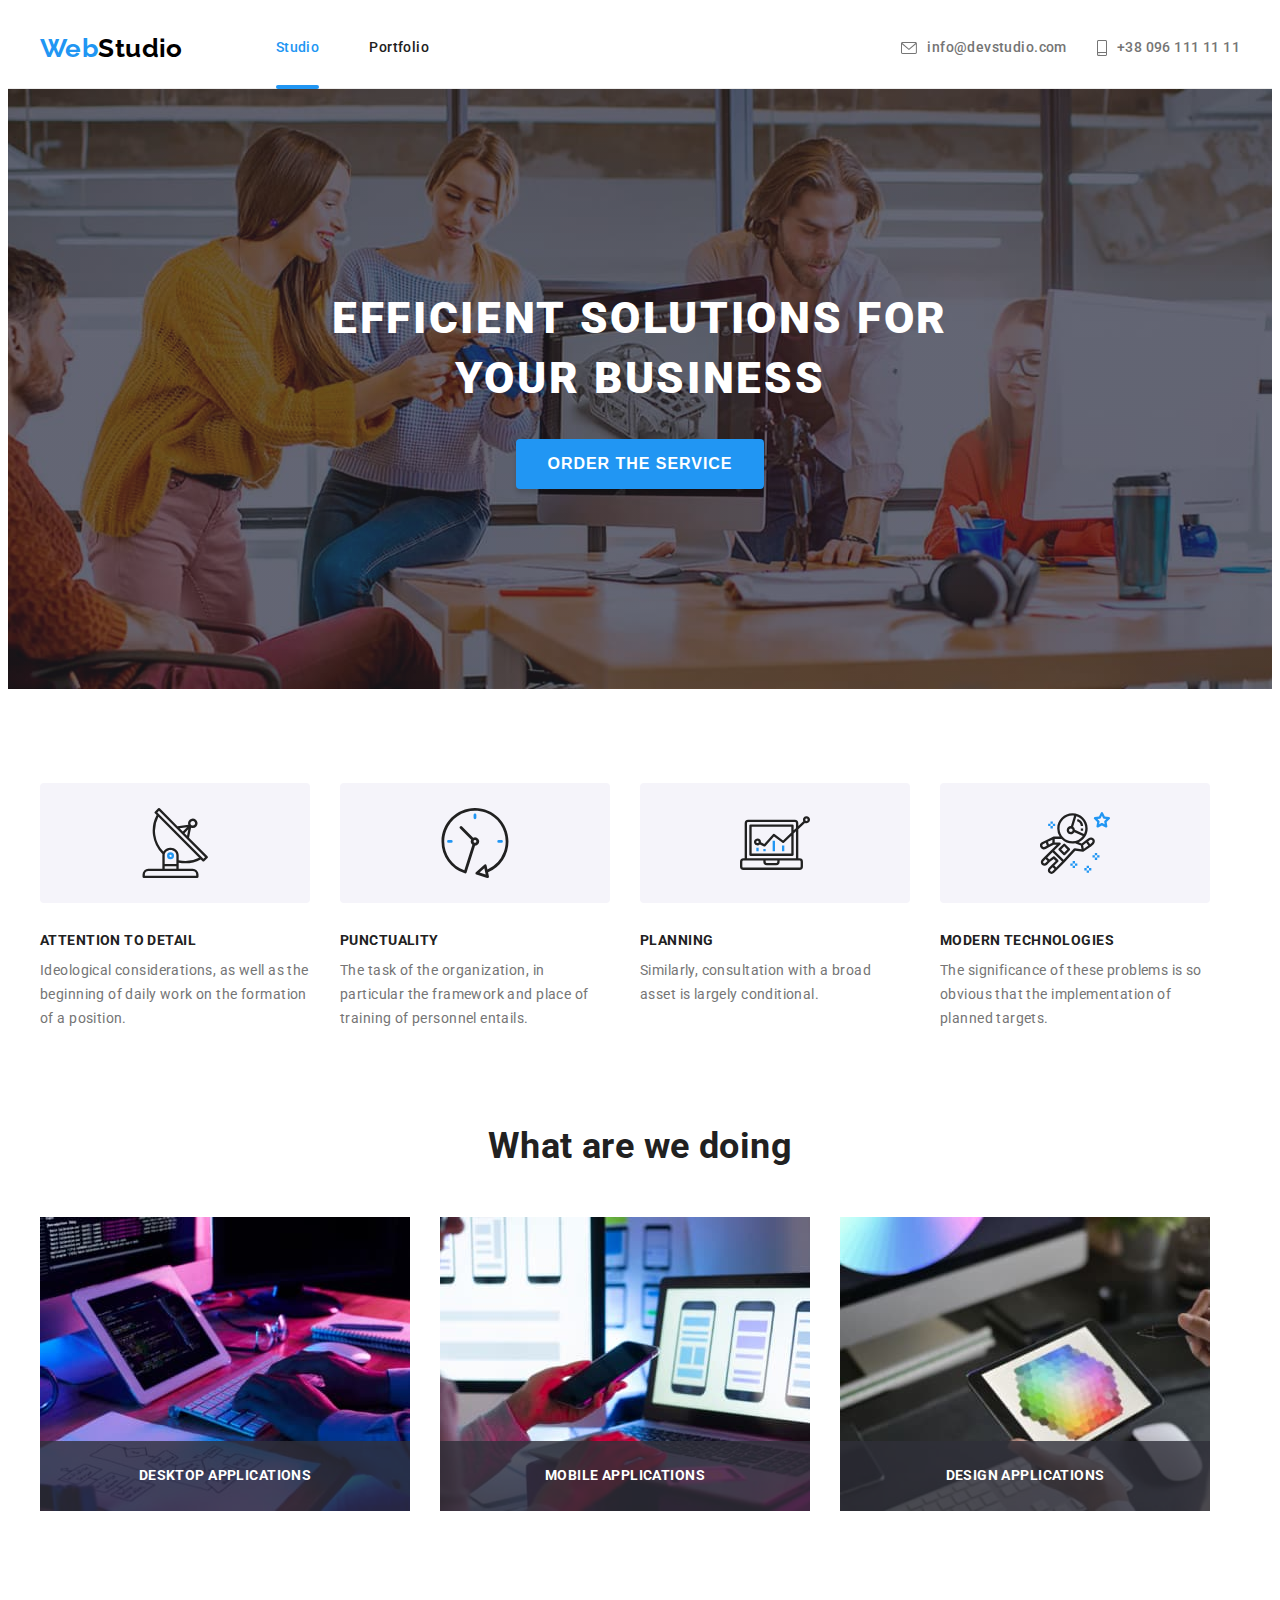
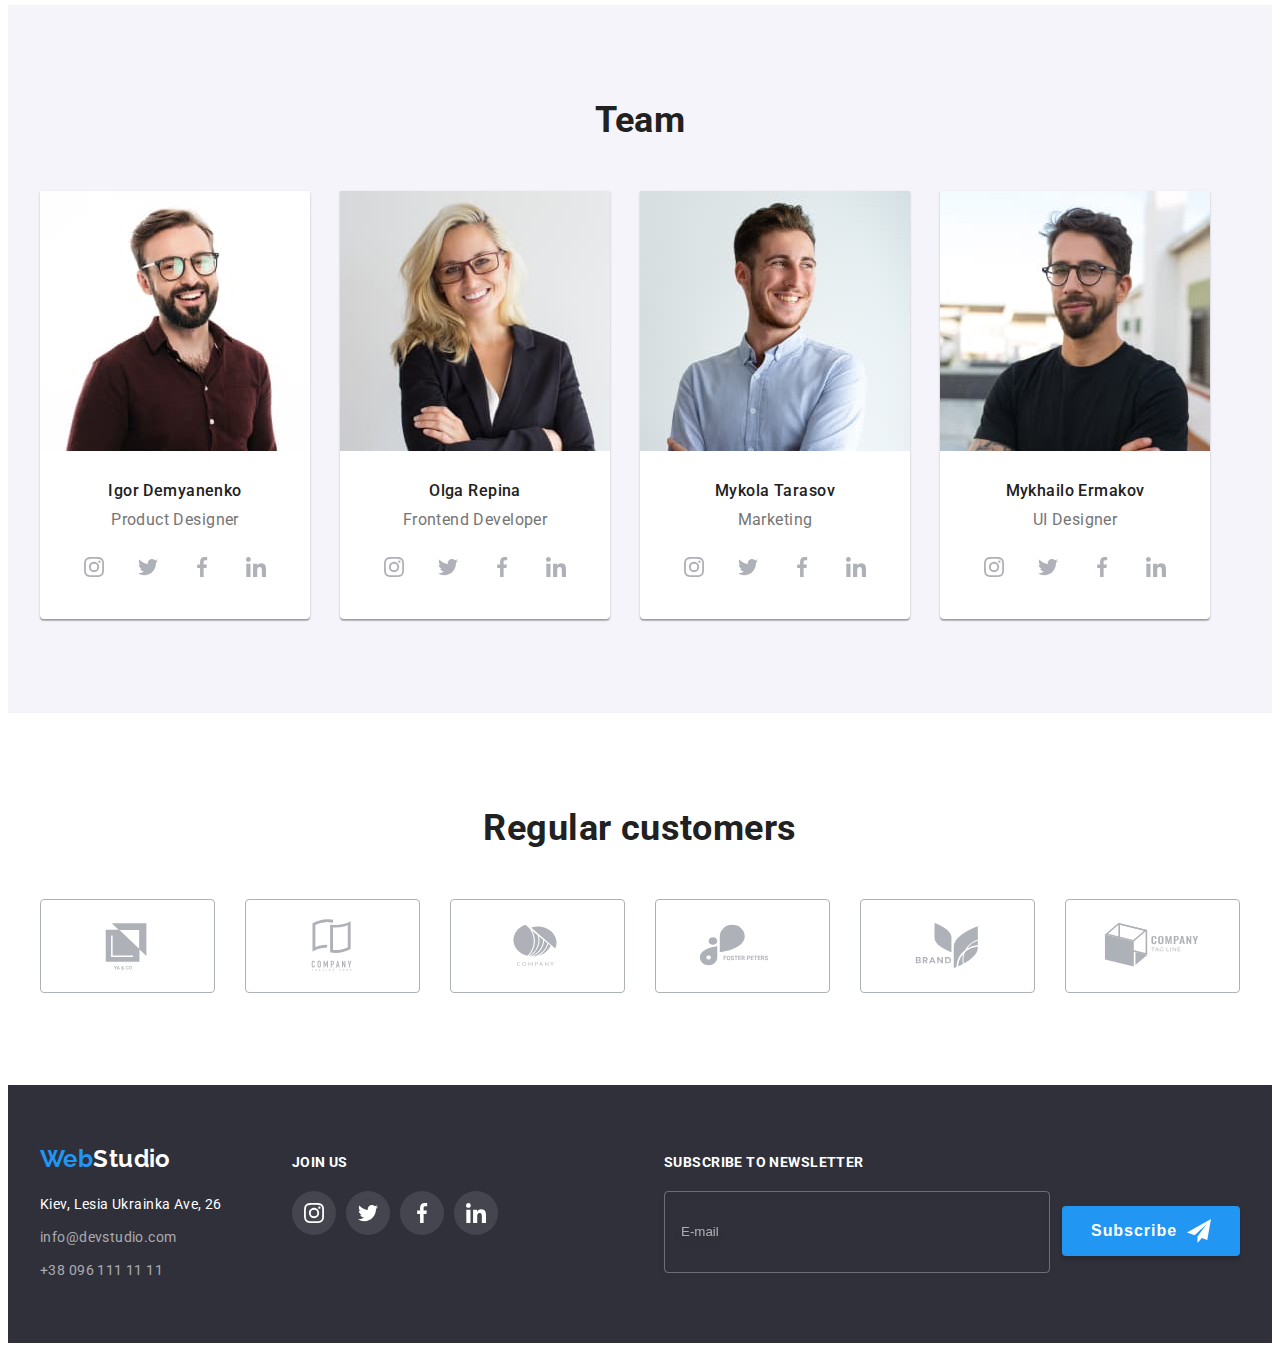
<file: index.html>
<!DOCTYPE html>
<html lang="ru">
   <head>
      <meta charset="UTF-8" />
      <meta http-equiv="X-UA-Compatible" content="IE=edge" />
      <meta name="viewport" content="width=device-width, initial-scale=1.0" />
      <title>WebStudio</title>
      <link rel="preconnect" href="https://fonts.googleapis.com" />
      <link rel="preconnect" href="https://fonts.gstatic.com" crossorigin />
      <link
         href="https://fonts.googleapis.com/css2?family=Raleway:wght@700&family=Roboto:wght@400;500;700;900&display=swap"
         rel="stylesheet"
      />
      <link
         rel="stylesheet"
         href="https://cdnjs.cloudflare.com/ajax/libs/modern-normalize/1.1.0/modern-normalize.min.css"
         integrity="sha512-wpPYUAdjBVSE4KJnH1VR1HeZfpl1ub8YT/NKx4PuQ5NmX2tKuGu6U/JRp5y+Y8XG2tV+wKQpNHVUX03MfMFn9Q=="
         crossorigin="anonymous"
         referrerpolicy="no-referrer"
      />
      <link rel="stylesheet" href="./css/main.min.css" />
   </head>
   <body>
      <!-- content of header -->
      <header class="header">
         <div class="container header__container">
            <div class="header__wrapper">
               <!-- logo -->
               <a class="link logo logo--header" href="./index.html">
                  <span class="logo--accent">Web</span>Studio
               </a>

               <button
                  type="button"
                  class="nav__btn"
                  data-menu-button
                  aria-controls="nav__container"
                  aria-expanded="false"
               >
                  <svg width="40" height="40" aria-label="переключатель мобильного меню">
                     <use class="nav__icon-close" href="./images/icons.svg#close"></use>
                     <use class="nav__icon-menu" href="./images/icons.svg#menu"></use>
                  </svg>
               </button>
            </div>

            <!-- navigation -->
            <div class="nav__container" id="nav__container" data-menu>
               <nav class="header__container">
                  <ul class="list nav-bar">
                     <li class="nav-bar__item">
                        <a class="link nav-bar__link nav-bar__link--current" href="./index.html"
                           >Studio</a
                        >
                     </li>
                     <li class="nav-bar__item">
                        <a class="link nav-bar__link" href="./portfolio.html">Portfolio</a>
                     </li>
                  </ul>
               </nav>

               <!-- Email and telephone number -->

               <div class="nav__inner">
                  <ul class="list nav-contacts">
                     <li class="nav-contacts__item">
                        <a class="link nav-contacts__link" href="mailto:info@devstudio.com"
                           ><svg class="nav-contacts__icon" width="16" height="12">
                              <use href="./images/icons.svg#mail"></use></svg
                           >info@devstudio.com</a
                        >
                     </li>
                     <li class="nav-contacts__item">
                        <a
                           class="link nav-contacts__link nav-contacts__link--big"
                           href="tel:+380961111111"
                        >
                           <svg class="nav-contacts__icon" width="10" height="16">
                              <use href="./images/icons.svg#phone"></use></svg
                           >+38 096 111 11 11</a
                        >
                     </li>
                  </ul>

                  <!-- mobile networks -->

                  <ul class="list mobile-networks">
                     <li class="mobile-networks__item">
                        <a
                           href="https://www.instagram.com/"
                           target="_blank"
                           rel="noopener"
                           class="link mobile-networks__link"
                           >Instagram</a
                        >
                     </li>
                     <li class="mobile-networks__item">
                        <a
                           href="https://twitter.com/"
                           target="_blank"
                           rel="noopener"
                           class="link mobile-networks__link"
                           >Twitter</a
                        >
                     </li>
                     <li class="mobile-networks__item">
                        <a
                           href="https://uk-ua.facebook.com/"
                           target="_blank"
                           rel="noopener"
                           class="link mobile-networks__link"
                           >Facebook</a
                        >
                     </li>
                     <li class="mobile-networks__item">
                        <a
                           href="https://ru.linkedin.com/"
                           target="_blank"
                           rel="noopener"
                           class="link mobile-networks__link"
                           >LinkedIn</a
                        >
                     </li>
                  </ul>
               </div>
            </div>
         </div>
      </header>

      <!-- main content -->
      <main>
         <!-- hero -->
         <section class="hero">
            <div class="container">
               <h1 class="hero__title">Efficient solutions for your business</h1>
               <button data-modal-open class="hero__btn btn" type="button">
                  ORDER THE SERVICE
               </button>
            </div>
         </section>

         <!-- features -->
         <section class="features">
            <div class="container">
               <h2 class="hidden">Advantages</h2>
               <ul class="list features__list">
                  <li class="features__item">
                     <div class="features__box">
                        <svg class="features__icon" width="70" height="70">
                           <use href="./images/icons.svg#features-1"></use>
                        </svg>
                     </div>
                     <h3 class="features__title">Attention to detail</h3>
                     <p class="features__text">
                        Ideological considerations, as well as the beginning of daily work on the
                        formation of a position.
                     </p>
                  </li>
                  <li class="features__item">
                     <div class="features__box">
                        <svg class="features__icon" width="70" height="70">
                           <use href="./images/icons.svg#features-2"></use>
                        </svg>
                     </div>
                     <h3 class="features__title">Punctuality</h3>
                     <p class="features__text">
                        The task of the organization, in particular the framework and place of
                        training of personnel entails.
                     </p>
                  </li>
                  <li class="features__item">
                     <div class="features__box">
                        <svg class="features__icon" width="70" height="70">
                           <use href="./images/icons.svg#features-3"></use>
                        </svg>
                     </div>
                     <h3 class="features__title">PLANNING</h3>
                     <p class="features__text">
                        Similarly, consultation with a broad asset is largely conditional.
                     </p>
                  </li>
                  <li class="features__item">
                     <div class="features__box">
                        <svg class="features__icon" width="70" height="70">
                           <use href="./images/icons.svg#features-4"></use>
                        </svg>
                     </div>
                     <h3 class="features__title">Modern technologies</h3>
                     <p class="features__text">
                        The significance of these problems is so obvious that the implementation of
                        planned targets.
                     </p>
                  </li>
               </ul>
            </div>
         </section>

         <!-- types of services -->
         <section class="services">
            <div class="container">
               <h2 class="title services__title">What are we doing</h2>
               <ul class="list services__list">
                  <li class="services__item">
                     <picture>
                        <source
                           media="(min-width: 1200px)"
                           srcset="
                              ./images/services/services-1.jpg    1x,
                              ./images/services/services-1@2x.jpg 2x
                           "
                           type="image/jpg"
                        />
                        <img
                           src="./images/services/services-1.jpg"
                           width="370"
                           height="294"
                           alt="Desktop Applications"
                        />
                     </picture>

                     <div class="services__text">Desktop Applications</div>
                  </li>
                  <li class="services__item">
                     <picture>
                        <source
                           media="(min-width: 1200px)"
                           srcset="
                              ./images/services/services-2.jpg    1x,
                              ./images/services/services-2@2x.jpg 2x
                           "
                           type="image/jpg"
                        />
                        <img
                           src="./images/services/services-2.jpg"
                           width="370"
                           height="294"
                           alt="Mobile applications"
                        />
                     </picture>
                     <div class="services__text">Mobile applications</div>
                  </li>
                  <li class="services__item">
                     <picture>
                        <source
                           media="(min-width: 1200px)"
                           srcset="
                              ./images/services/services-3.jpg    1x,
                              ./images/services/services-3@2x.jpg 2x
                           "
                           type="image/jpg"
                        />
                        <img
                           src="./images/services/services-3.jpg"
                           width="370"
                           height="294"
                           alt="Design Applications"
                        />
                     </picture>
                     <div class="services__text">Design Applications</div>
                  </li>
               </ul>
            </div>
         </section>

         <!-- workers -->
         <section class="worker">
            <div class="container">
               <h2 class="title worker__title">Team</h2>
               <ul class="list worker__list">
                  <li class="worker__item">
                     <picture>
                        <source
                           media="(min-width: 1200px)"
                           srcset="
                              ./images/worker/worker-1-desk.jpg    1x,
                              ./images/worker/worker-1-desk@2x.jpg 2x
                           "
                           type="image/jpg"
                        />
                        <source
                           media="(min-width: 768px)"
                           srcset="
                              ./images/worker/worker-1-tab.jpg    1x,
                              ./images/worker/worker-1-tab@2x.jpg 2x
                           "
                           type="image/jpg"
                        />
                        <source
                           media="(max-width: 767px)"
                           srcset="
                              ./images/worker/worker-1-mob.jpg    1x,
                              ./images/worker/worker-1-mob@2x.jpg 2x
                           "
                           type="image/jpg"
                        />
                        <img
                           width="450"
                           height="460"
                           src="./images/worker/worker-1-mob.jpg"
                           alt="Igor Demyanenko"
                        />
                     </picture>
                     <div class="worker__wrapper">
                        <h3 class="worker__name">Igor Demyanenko</h3>
                        <p class="worker__position">Product Designer</p>

                        <ul class="social list">
                           <li class="social__item">
                              <a class="social__link" href="https://www.instagram.com/"
                                 ><svg class="social__icon" width="20" height="20">
                                    <use href="./images/icons.svg#instagram"></use></svg
                              ></a>
                           </li>
                           <li class="social__item">
                              <a class="social__link" href="https://twitter.com/"
                                 ><svg class="social__icon" width="20" height="20">
                                    <use href="./images/icons.svg#twitter"></use></svg
                              ></a>
                           </li>
                           <li class="social__item">
                              <a class="social__link" href="https://www.facebook.com/"
                                 ><svg class="social__icon" width="20" height="20">
                                    <use href="./images/icons.svg#facebook"></use></svg
                              ></a>
                           </li>
                           <li class="social__item">
                              <a class="social__link" href="https://www.linkedin.com/"
                                 ><svg class="social__icon" width="20" height="20">
                                    <use href="./images/icons.svg#linkedin"></use></svg
                              ></a>
                           </li>
                        </ul>
                     </div>
                  </li>
                  <li class="worker__item">
                     <picture>
                        <source
                           media="(min-width: 1200px)"
                           srcset="
                              ./images/worker/worker-2-desk.jpg    1x,
                              ./images/worker/worker-2-desk@2x.jpg 2x
                           "
                           type="image/jpg"
                        />
                        <source
                           media="(min-width: 768px)"
                           srcset="
                              ./images/worker/worker-2-tab.jpg    1x,
                              ./images/worker/worker-2-tab@2x.jpg 2x
                           "
                           type="image/jpg"
                        />
                        <source
                           media="(max-width: 767px)"
                           srcset="
                              ./images/worker/worker-2-mob.jpg    1x,
                              ./images/worker/worker-2-mob@2x.jpg 2x
                           "
                           type="image/jpg"
                        />
                        <img
                           width="450"
                           height="460"
                           src="./images/worker/worker-2-mob.jpg"
                           alt="Olga Repina"
                        />
                     </picture>
                     <div class="worker__wrapper">
                        <h3 class="worker__name">Olga Repina</h3>
                        <p class="worker__position">Frontend Developer</p>

                        <ul class="social list">
                           <li class="social__item">
                              <a class="social__link" href="https://www.instagram.com/"
                                 ><svg class="social__icon" width="20" height="20">
                                    <use href="./images/icons.svg#instagram"></use></svg
                              ></a>
                           </li>
                           <li class="social__item">
                              <a class="social__link" href="https://twitter.com/"
                                 ><svg class="social__icon" width="20" height="20">
                                    <use href="./images/icons.svg#twitter"></use></svg
                              ></a>
                           </li>
                           <li class="social__item">
                              <a class="social__link" href="https://www.facebook.com/"
                                 ><svg class="social__icon" width="20" height="20">
                                    <use href="./images/icons.svg#facebook"></use></svg
                              ></a>
                           </li>
                           <li class="social__item">
                              <a class="social__link" href="https://www.linkedin.com/"
                                 ><svg class="social__icon" width="20" height="20">
                                    <use href="./images/icons.svg#linkedin"></use></svg
                              ></a>
                           </li>
                        </ul>
                     </div>
                  </li>
                  <li class="worker__item">
                     <picture>
                        <source
                           media="(min-width: 1200px)"
                           srcset="
                              ./images/worker/worker-3-desk.jpg    1x,
                              ./images/worker/worker-3-desk@2x.jpg 2x
                           "
                           type="image/jpg"
                        />
                        <source
                           media="(min-width: 768px)"
                           srcset="
                              ./images/worker/worker-3-tab.jpg    1x,
                              ./images/worker/worker-3-tab@2x.jpg 2x
                           "
                           type="image/jpg"
                        />
                        <source
                           media="(max-width: 767px)"
                           srcset="
                              ./images/worker/worker-3-mob.jpg    1x,
                              ./images/worker/worker-3-mob@2x.jpg 2x
                           "
                           type="image/jpg"
                        />
                        <img
                           width="450"
                           height="460"
                           src="./images/worker/worker-3-mob.jpg"
                           alt="Mykola Tarasov"
                        />
                     </picture>
                     <div class="worker__wrapper">
                        <h3 class="worker__name">Mykola Tarasov</h3>
                        <p class="worker__position">Marketing</p>

                        <ul class="social list">
                           <li class="social__item">
                              <a class="social__link" href="https://www.instagram.com/"
                                 ><svg class="social__icon" width="20" height="20">
                                    <use href="./images/icons.svg#instagram"></use></svg
                              ></a>
                           </li>
                           <li class="social__item">
                              <a class="social__link" href="https://twitter.com/"
                                 ><svg class="social__icon" width="20" height="20">
                                    <use href="./images/icons.svg#twitter"></use></svg
                              ></a>
                           </li>
                           <li class="social__item">
                              <a class="social__link" href="https://www.facebook.com/"
                                 ><svg class="social__icon" width="20" height="20">
                                    <use href="./images/icons.svg#facebook"></use></svg
                              ></a>
                           </li>
                           <li class="social__item">
                              <a class="social__link" href="https://www.linkedin.com/"
                                 ><svg class="social__icon" width="20" height="20">
                                    <use href="./images/icons.svg#linkedin"></use></svg
                              ></a>
                           </li>
                        </ul>
                     </div>
                  </li>
                  <li class="worker__item">
                     <picture>
                        <source
                           media="(min-width: 1200px)"
                           srcset="
                              ./images/worker/worker-4-desk.jpg    1x,
                              ./images/worker/worker-4-desk@2x.jpg 2x
                           "
                           type="image/jpg"
                        />
                        <source
                           media="(min-width: 768px)"
                           srcset="
                              ./images/worker/worker-4-tab.jpg    1x,
                              ./images/worker/worker-4-tab@2x.jpg 2x
                           "
                           type="image/jpg"
                        />
                        <source
                           media="(max-width: 767px)"
                           srcset="
                              ./images/worker/worker-4-mob.jpg    1x,
                              ./images/worker/worker-4-mob@2x.jpg 2x
                           "
                           type="image/jpg"
                        />
                        <img
                           width="450"
                           height="460"
                           src="./images/worker/worker-4-mob.jpg"
                           alt="Mykhailo Ermakov"
                        />
                     </picture>
                     <div class="worker__wrapper">
                        <h3 class="worker__name">Mykhailo Ermakov</h3>
                        <p class="worker__position">UI Designer</p>

                        <ul class="social list">
                           <li class="social__item">
                              <a class="social__link" href="https://www.instagram.com/"
                                 ><svg class="social__icon" width="20" height="20">
                                    <use href="./images/icons.svg#instagram"></use></svg
                              ></a>
                           </li>
                           <li class="social__item">
                              <a class="social__link" href="https://twitter.com/"
                                 ><svg class="social__icon" width="20" height="20">
                                    <use href="./images/icons.svg#twitter"></use></svg
                              ></a>
                           </li>
                           <li class="social__item">
                              <a class="social__link" href="https://www.facebook.com/"
                                 ><svg class="social__icon" width="20" height="20">
                                    <use href="./images/icons.svg#facebook"></use></svg
                              ></a>
                           </li>
                           <li class="social__item">
                              <a class="social__link" href="https://www.linkedin.com/"
                                 ><svg class="social__icon" width="20" height="20">
                                    <use href="./images/icons.svg#linkedin"></use></svg
                              ></a>
                           </li>
                        </ul>
                     </div>
                  </li>
               </ul>
            </div>
         </section>

         <!-- clients -->
         <section class="clients">
            <div class="container">
               <h2 class="clients__title">Regular customers</h2>
               <ul class="list clients__list">
                  <li class="clients__item">
                     <a href="" class="clients__link">
                        <svg class="clients__icon" width="106" height="60">
                           <use href="./images/icons.svg#logo"></use>
                        </svg>
                     </a>
                  </li>
                  <li class="clients__item">
                     <a href="" class="clients__link">
                        <svg class="clients__icon" width="106" height="60">
                           <use href="./images/icons.svg#logo-1"></use>
                        </svg>
                     </a>
                  </li>
                  <li class="clients__item">
                     <a href="" class="clients__link">
                        <svg class="clients__icon" width="106" height="60">
                           <use href="./images/icons.svg#logo-2"></use>
                        </svg>
                     </a>
                  </li>
                  <li class="clients__item">
                     <a href="" class="clients__link">
                        <svg class="clients__icon" width="106" height="60">
                           <use href="./images/icons.svg#logo-3"></use>
                        </svg>
                     </a>
                  </li>
                  <li class="clients__item">
                     <a href="" class="clients__link">
                        <svg class="clients__icon" width="106" height="60">
                           <use href="./images/icons.svg#logo-4"></use>
                        </svg>
                     </a>
                  </li>
                  <li class="clients__item">
                     <a href="" class="clients__link">
                        <svg class="clients__icon" width="106" height="60">
                           <use href="./images/icons.svg#logo-5"></use>
                        </svg>
                     </a>
                  </li>
               </ul>
            </div>
         </section>
      </main>

      <!-- content of footer -->
      <footer class="footer">
         <div class="container footer__container">
            <div class="footer__wrapper">
               <div class="footer__address">
                  <a class="logo logo--footer link" href="./index.html">
                     <span class="logo--accent">Web</span><span class="logo--color">Studio</span>
                  </a>
                  <address class="address">
                     <ul class="list">
                        <li class="address__item">
                           <a
                              class="address__link address__link--physical link"
                              href="https://goo.gl/maps/hUmjc3DChhBKbwpk7"
                              >Kiev, Lesia Ukrainka Ave, 26</a
                           >
                        </li>
                        <li class="address__item">
                           <a class="address__link link" href="mailto:info@devstudio.com"
                              >info@devstudio.com</a
                           >
                        </li>
                        <li class="address__item">
                           <a class="address__link link" href="tel:+380961111111"
                              >+38 096 111 11 11</a
                           >
                        </li>
                     </ul>
                  </address>
               </div>

               <div class="footer__social">
                  <strong class="footer__action">join us</strong>
                  <ul class="social list">
                     <li class="social__item">
                        <a
                           class="social__link social__link--footer"
                           href="https://www.instagram.com/"
                           ><svg class="social__icon social_icon--footer" width="20" height="20">
                              <use href="./images/icons.svg#instagram"></use></svg
                        ></a>
                     </li>
                     <li class="social__item">
                        <a class="social__link social__link--footer" href="https://twitter.com/"
                           ><svg class="social__icon social_icon--footer" width="20" height="20">
                              <use href="./images/icons.svg#twitter"></use></svg
                        ></a>
                     </li>
                     <li class="social__item">
                        <a
                           class="social__link social__link--footer"
                           href="https://www.facebook.com/"
                           ><svg class="social__icon social_icon--footer" width="20" height="20">
                              <use href="./images/icons.svg#facebook"></use></svg
                        ></a>
                     </li>
                     <li class="social__item">
                        <a
                           class="social__link social__link--footer"
                           href="https://www.linkedin.com/"
                           ><svg class="social__icon social_icon--footer" width="20" height="20">
                              <use href="./images/icons.svg#linkedin"></use></svg
                        ></a>
                     </li>
                  </ul>
               </div>
            </div>
            <div class="footer__form">
               <strong class="footer__action">Subscribe to newsletter</strong>
               <form class="subscribe">
                  <input
                     class="subscribe__input"
                     type="email"
                     name="subscribe-email"
                     placeholder="E-mail"
                  />
                  <button class="subscribe__btn btn" type="submit">
                     Subscribe
                     <svg class="subscribe__icon" width="24" height="24">
                        <use href="./images/icons.svg#form-send"></use>
                     </svg>
                  </button>
               </form>
            </div>
         </div>
      </footer>

      <!-- Modal form  -->
      <div data-modal class="modal is-hidden">
         <div class="modal__window">
            <button data-modal-close class="modal__close-btn" type="button">
               <svg class="modal__close-icon" width="30" height="30">
                  <use href="./images/icons.svg#close"></use>
               </svg>
            </button>

            <strong class="modal__title">Leave your details, we will call you back</strong>
            <form class="modal__form">
               <label class="modal__field">
                  <span class="modal__description">Name</span>
                  <input class="modal__input" type="text" name="call-back-name" />
                  <svg class="modal__icon" width="18" height="18">
                     <use href="./images/icons.svg#form-name"></use>
                  </svg>
               </label>
               <label class="modal__field">
                  <span class="modal__description">Phone</span>
                  <input class="modal__input" type="tel" name="call-back-phone" />
                  <svg class="modal__icon" width="18" height="18">
                     <use href="./images/icons.svg#form-phone"></use>
                  </svg>
               </label>
               <label class="modal__field">
                  <span class="modal__description">Email</span>
                  <input class="modal__input" type="email" name="call-back-post" />
                  <svg class="modal__icon" width="18" height="18">
                     <use href="./images/icons.svg#form-post"></use>
                  </svg>
               </label>
               <label class="modal__field">
                  <span class="modal__description">call-back-comment</span>
                  <textarea
                     class="modal__textarea"
                     name="call-back-comment"
                     placeholder="Enter text..."
                  ></textarea>
               </label>

               <div>
                  <label class="modal__agreement">
                     <input class="checkbox hidden" type="checkbox" name="call-back-checkbox" />
                     <span class="modal__checkbox">
                        <svg width="16" height="15">
                           <use href="./images/icons.svg#form-vector"></use>
                        </svg>
                     </span>
                     <span class="modal__agreement-desc">
                        I agree with the newsletter and accept
                        <a class="modal__agreement-link" href="#">Agreement conditions</a>
                     </span>
                  </label>
               </div>

               <button class="modal__btn btn" type="submit">Send</button>
            </form>
         </div>
      </div>
      <script src="./js/modal.js"></script>
      <script src="./js/menu.js"></script>
   </body>
</html>
</file>
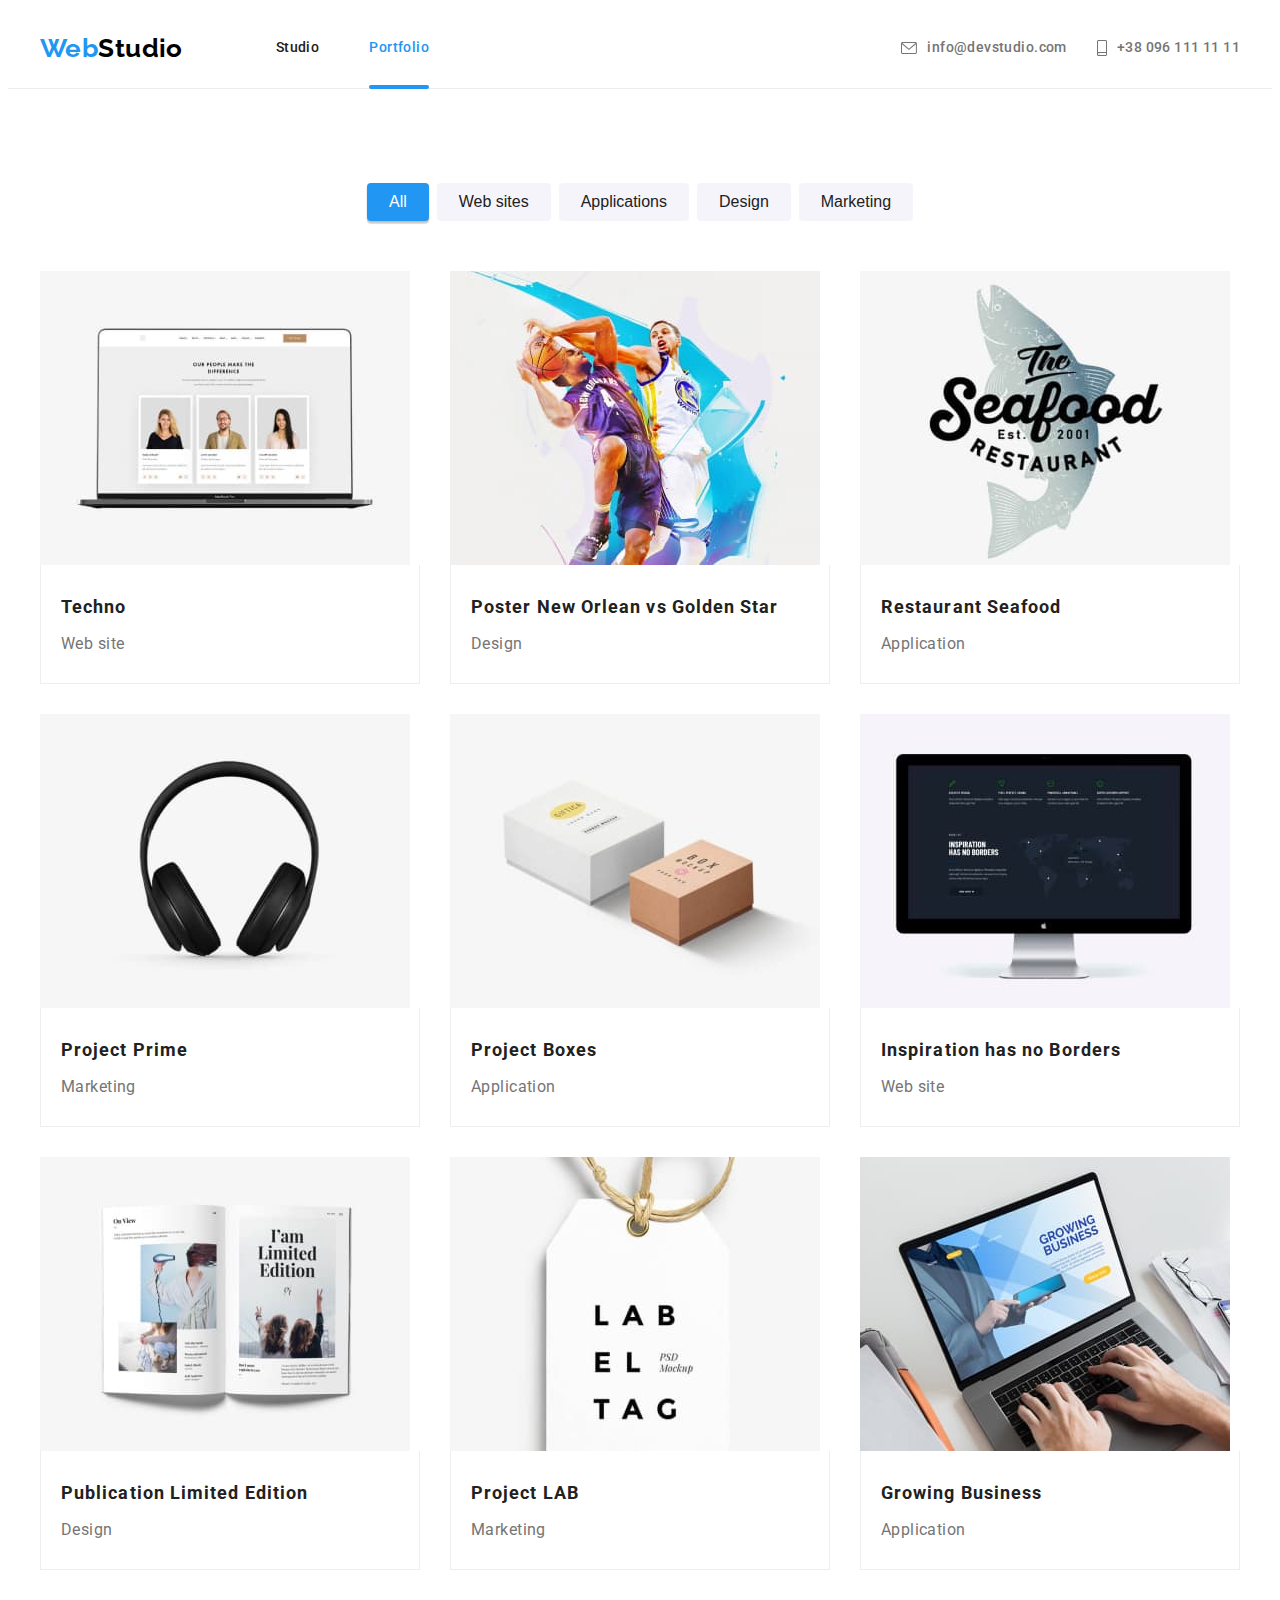
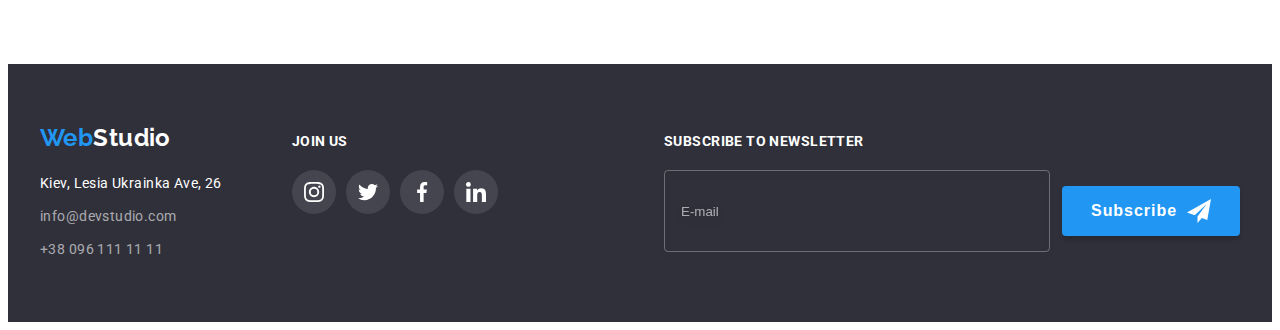
<file: portfolio.html>
<!DOCTYPE html>
<html lang="ru">
   <head>
      <meta charset="UTF-8" />
      <meta http-equiv="X-UA-Compatible" content="IE=edge" />
      <meta name="viewport" content="width=device-width, initial-scale=1.0" />
      <title>Portfolio</title>
      <link rel="preconnect" href="https://fonts.googleapis.com" />
      <link rel="preconnect" href="https://fonts.gstatic.com" crossorigin />
      <link
         href="https://fonts.googleapis.com/css2?family=Raleway:wght@700&family=Roboto:wght@400;500;700;900&display=swap"
         rel="stylesheet"
      />
      <link
         rel="stylesheet"
         href="https://cdnjs.cloudflare.com/ajax/libs/modern-normalize/1.1.0/modern-normalize.min.css"
         integrity="sha512-wpPYUAdjBVSE4KJnH1VR1HeZfpl1ub8YT/NKx4PuQ5NmX2tKuGu6U/JRp5y+Y8XG2tV+wKQpNHVUX03MfMFn9Q=="
         crossorigin="anonymous"
         referrerpolicy="no-referrer"
      />
      <link rel="stylesheet" href="./css/main.min.css" />
   </head>
   <body>
      <!-- content of header -->
      <header class="header">
         <div class="container header__container">
            <div class="header__wrapper">
               <!-- logo -->
               <a class="link logo logo--header" href="./index.html">
                  <span class="logo--accent">Web</span>Studio
               </a>

               <button
                  type="button"
                  class="nav__btn"
                  data-menu-button
                  aria-controls="nav__container"
                  aria-expanded="false"
               >
                  <svg width="40" height="40" aria-label="Switcher mobile menu">
                     <use class="nav__icon-close" href="./images/icons.svg#close"></use>
                     <use class="nav__icon-menu" href="./images/icons.svg#menu"></use>
                  </svg>
               </button>
            </div>

            <!-- navigation -->
            <div class="nav__container" id="nav__container" data-menu>
               <nav class="header__container">
                  <ul class="list nav-bar">
                     <li class="nav-bar__item">
                        <a class="link nav-bar__link" href="./index.html">Studio</a>
                     </li>
                     <li class="nav-bar__item">
                        <a class="link nav-bar__link nav-bar__link--current" href="./portfolio.html"
                           >Portfolio</a
                        >
                     </li>
                  </ul>
               </nav>

               <!-- Email and telephone number -->

               <div class="nav__inner">
                  <ul class="list nav-contacts">
                     <li class="nav-contacts__item">
                        <a class="link nav-contacts__link" href="mailto:info@devstudio.com"
                           ><svg class="nav-contacts__icon" width="16" height="12">
                              <use href="./images/icons.svg#mail"></use></svg
                           >info@devstudio.com</a
                        >
                     </li>
                     <li class="nav-contacts__item">
                        <a
                           class="link nav-contacts__link nav-contacts__link--big"
                           href="tel:+380961111111"
                        >
                           <svg class="nav-contacts__icon" width="10" height="16">
                              <use href="./images/icons.svg#phone"></use></svg
                           >+38 096 111 11 11</a
                        >
                     </li>
                  </ul>

                  <!-- mobile networks -->

                  <ul class="list mobile-networks">
                     <li class="mobile-networks__item">
                        <a
                           href="https://www.instagram.com/"
                           target="_blank"
                           rel="noopener"
                           class="link mobile-networks__link"
                           >Instagram</a
                        >
                     </li>
                     <li class="mobile-networks__item">
                        <a
                           href="https://twitter.com/"
                           target="_blank"
                           rel="noopener"
                           class="link mobile-networks__link"
                           >Twitter</a
                        >
                     </li>
                     <li class="mobile-networks__item">
                        <a
                           href="https://uk-ua.facebook.com/"
                           target="_blank"
                           rel="noopener"
                           class="link mobile-networks__link"
                           >Facebook</a
                        >
                     </li>
                     <li class="mobile-networks__item">
                        <a
                           href="https://ru.linkedin.com/"
                           target="_blank"
                           rel="noopener"
                           class="link mobile-networks__link"
                           >LinkedIn</a
                        >
                     </li>
                  </ul>
               </div>
            </div>
         </div>
      </header>

      <!-- main content -->
      <main>
         <!-- projects -->
         <section class="section">
            <div class="container">
               <!--hidden h1 -->
               <h1 class="hidden">Our projects</h1>

               <!--filter buttons -->
               <ul class="list filter">
                  <li class="filter__item">
                     <button class="filter__btn filter__btn--active" type="button">All</button>
                  </li>
                  <li class="filter__item">
                     <button class="filter__btn" type="button">Web sites</button>
                  </li>
                  <li class="filter__item">
                     <button class="filter__btn" type="button">Applications</button>
                  </li>
                  <li class="filter__item">
                     <button class="filter__btn" type="button">Design</button>
                  </li>
                  <li class="filter__item">
                     <button class="filter__btn" type="button">Marketing</button>
                  </li>
               </ul>

               <!-- projects list -->
               <ul class="list projects">
                  <li class="projects__card">
                     <div class="link projects__link">
                        <div class="projects__wrapper">
                           <picture>
                              <source
                                 media="(min-width: 1200px)"
                                 srcset="
                                    ./images/projects/pr1-desk.jpg    1x,
                                    ./images/projects/pr1-desk@2x.jpg 2x
                                 "
                                 type="image/jpg"
                              />
                              <source
                                 media="(min-width: 768px)"
                                 srcset="
                                    ./images/projects/pr1-tab.jpg    1x,
                                    ./images/projects/pr1-tab@2x.jpg 2x
                                 "
                                 type="image/jpg"
                              />
                              <source
                                 media="(max-width: 767px)"
                                 srcset="
                                    ./images/projects/pr1-mob.jpg    1x,
                                    ./images/projects/pr1-mob@2x.jpg 2x
                                 "
                                 type="image/jpg"
                              />
                              <img src="./images/projects/pr1-mob.jpg" alt="Web site" />
                           </picture>
                           <p class="projects__overlay">
                              The resource offers comprehensive offers with different levels of
                              functionality and services. All this will allow the visitor to obtain
                              comprehensive information about the company or individual.
                           </p>
                        </div>
                        <div class="projects__container">
                           <h2 class="projects__title">Techno</h2>
                           <p class="projects__text">Web site</p>
                        </div>
                     </div>
                  </li>
                  <li class="projects__card">
                     <div class="link projects__link">
                        <div class="projects__wrapper">
                           <picture>
                              <source
                                 media="(min-width: 1200px)"
                                 srcset="
                                    ./images/projects/pr2-desk.jpg    1x,
                                    ./images/projects/pr2-desk@2x.jpg 2x
                                 "
                                 type="image/jpg"
                              />
                              <source
                                 media="(min-width: 768px)"
                                 srcset="
                                    ./images/projects/pr2-tab.jpg    1x,
                                    ./images/projects/pr2-tab@2x.jpg 2x
                                 "
                                 type="image/jpg"
                              />
                              <source
                                 media="(max-width: 767px)"
                                 srcset="
                                    ./images/projects/pr2-mob.jpg    1x,
                                    ./images/projects/pr2-mob@2x.jpg 2x
                                 "
                                 type="image/jpg"
                              />
                              <img src="./images/projects/pr2-mob.jpg" alt="Design" />
                           </picture>
                           <p class="projects__overlay">
                              The resource offers comprehensive offers with different levels of
                              functionality and services. All this will allow the visitor to obtain
                              comprehensive information about the company or individual.
                           </p>
                        </div>
                        <div class="projects__container">
                           <h2 class="projects__title">Poster New Orlean vs Golden Star</h2>
                           <p class="projects__text">Design</p>
                        </div>
                     </div>
                  </li>
                  <li class="projects__card">
                     <div class="link projects__link">
                        <div class="projects__wrapper">
                           <picture>
                              <source
                                 media="(min-width: 1200px)"
                                 srcset="
                                    ./images/projects/pr3-desk.jpg    1x,
                                    ./images/projects/pr3-desk@2x.jpg 2x
                                 "
                                 type="image/jpg"
                              />
                              <source
                                 media="(min-width: 768px)"
                                 srcset="
                                    ./images/projects/pr3-tab.jpg    1x,
                                    ./images/projects/pr3-tab@2x.jpg 2x
                                 "
                                 type="image/jpg"
                              />
                              <source
                                 media="(max-width: 767px)"
                                 srcset="
                                    ./images/projects/pr3-mob.jpg    1x,
                                    ./images/projects/pr3-mob@2x.jpg 2x
                                 "
                                 type="image/jpg"
                              />
                              <img src="./images/projects/pr3-mob.jpg" alt="Application" />
                           </picture>
                           <p class="projects__overlay">
                              The resource offers comprehensive offers with different levels of
                              functionality and services. All this will allow the visitor to obtain
                              comprehensive information about the company or individual.
                           </p>
                        </div>
                        <div class="projects__container">
                           <h2 class="projects__title">Restaurant Seafood</h2>
                           <p class="projects__text">Application</p>
                        </div>
                     </div>
                  </li>
                  <li class="projects__card">
                     <div class="link projects__link">
                        <div class="projects__wrapper">
                           <picture>
                              <source
                                 media="(min-width: 1200px)"
                                 srcset="
                                    ./images/projects/pr4-desk.jpg    1x,
                                    ./images/projects/pr4-desk@2x.jpg 2x
                                 "
                                 type="image/jpg"
                              />
                              <source
                                 media="(min-width: 768px)"
                                 srcset="
                                    ./images/projects/pr4-tab.jpg    1x,
                                    ./images/projects/pr4-tab@2x.jpg 2x
                                 "
                                 type="image/jpg"
                              />
                              <source
                                 media="(max-width: 767px)"
                                 srcset="
                                    ./images/projects/pr4-mob.jpg    1x,
                                    ./images/projects/pr4-mob@2x.jpg 2x
                                 "
                                 type="image/jpg"
                              />
                              <img
                                 src="./images/projects/pr4-mob.jpg"
                                 alt="Marketing"
                              />
                           </picture>
                           <p class="projects__overlay">
                              The resource offers comprehensive offers with different levels of
                              functionality and services. All this will allow the visitor to obtain
                              comprehensive information about the company or individual.
                           </p>
                        </div>
                        <div class="projects__container">
                           <h2 class="projects__title">Project Prime</h2>
                           <p class="projects__text">Marketing</p>
                        </div>
                     </div>
                  </li>
                  <li class="projects__card">
                     <div class="link projects__link">
                        <div class="projects__wrapper">
                           <picture>
                              <source
                                 media="(min-width: 1200px)"
                                 srcset="
                                    ./images/projects/pr5-desk.jpg    1x,
                                    ./images/projects/pr5-desk@2x.jpg 2x
                                 "
                                 type="image/jpg"
                              />
                              <source
                                 media="(min-width: 768px)"
                                 srcset="
                                    ./images/projects/pr5-tab.jpg    1x,
                                    ./images/projects/pr5-tab@2x.jpg 2x
                                 "
                                 type="image/jpg"
                              />
                              <source
                                 media="(max-width: 767px)"
                                 srcset="
                                    ./images/projects/pr5-mob.jpg    1x,
                                    ./images/projects/pr5-mob@2x.jpg 2x
                                 "
                                 type="image/jpg"
                              />
                              <img src="./images/projects/pr5-mob.jpg" alt="Application" />
                           </picture>
                           <p class="projects__overlay">
                              The resource offers comprehensive offers with different levels of
                              functionality and services. All this will allow the visitor to obtain
                              comprehensive information about the company or individual.
                           </p>
                        </div>
                        <div class="projects__container">
                           <h2 class="projects__title">Project Boxes</h2>
                           <p class="projects__text">Application</p>
                        </div>
                     </div>
                  </li>
                  <li class="projects__card">
                     <div class="link projects__link">
                        <div class="projects__wrapper">
                           <picture>
                              <source
                                 media="(min-width: 1200px)"
                                 srcset="
                                    ./images/projects/pr6-desk.jpg    1x,
                                    ./images/projects/pr6-desk@2x.jpg 2x
                                 "
                                 type="image/jpg"
                              />
                              <source
                                 media="(min-width: 768px)"
                                 srcset="
                                    ./images/projects/pr6-tab.jpg    1x,
                                    ./images/projects/pr6-tab@2x.jpg 2x
                                 "
                                 type="image/jpg"
                              />
                              <source
                                 media="(max-width: 767px)"
                                 srcset="
                                    ./images/projects/pr6-mob.jpg    1x,
                                    ./images/projects/pr6-mob@2x.jpg 2x
                                 "
                                 type="image/jpg"
                              />
                              <img src="./images/projects/pr6-mob.jpg" alt="Web site" />
                           </picture>
                           <p class="projects__overlay">
                              The resource offers comprehensive offers with different levels of
                              functionality and services. All this will allow the visitor to obtain
                              comprehensive information about the company or individual.
                           </p>
                        </div>
                        <div class="projects__container">
                           <h2 class="projects__title">Inspiration has no Borders</h2>
                           <p class="projects__text">Web site</p>
                        </div>
                     </div>
                  </li>
                  <li class="projects__card">
                     <div class="link projects__link">
                        <div class="projects__wrapper">
                           <picture>
                              <source
                                 media="(min-width: 1200px)"
                                 srcset="
                                    ./images/projects/pr7-desk.jpg    1x,
                                    ./images/projects/pr7-desk@2x.jpg 2x
                                 "
                                 type="image/jpg"
                              />
                              <source
                                 media="(min-width: 768px)"
                                 srcset="
                                    ./images/projects/pr7-tab.jpg    1x,
                                    ./images/projects/pr7-tab@2x.jpg 2x
                                 "
                                 type="image/jpg"
                              />
                              <source
                                 media="(max-width: 767px)"
                                 srcset="
                                    ./images/projects/pr7-mob.jpg    1x,
                                    ./images/projects/pr7-mob@2x.jpg 2x
                                 "
                                 type="image/jpg"
                              />
                              <img src="./images/projects/pr7-mob.jpg" alt="Design" />
                           </picture>
                           <p class="projects__overlay">
                              The resource offers comprehensive offers with different levels of
                              functionality and services. All this will allow the visitor to obtain
                              comprehensive information about the company or individual.
                           </p>
                        </div>
                        <div class="projects__container">
                           <h2 class="projects__title">Publication Limited Edition</h2>
                           <p class="projects__text">Design</p>
                        </div>
                     </div>
                  </li>
                  <li class="projects__card">
                     <div class="link projects__link">
                        <div class="projects__wrapper">
                           <picture>
                              <source
                                 media="(min-width: 1200px)"
                                 srcset="
                                    ./images/projects/pr8-desk.jpg    1x,
                                    ./images/projects/pr8-desk@2x.jpg 2x
                                 "
                                 type="image/jpg"
                              />
                              <source
                                 media="(min-width: 768px)"
                                 srcset="
                                    ./images/projects/pr8-tab.jpg    1x,
                                    ./images/projects/pr8-tab@2x.jpg 2x
                                 "
                                 type="image/jpg"
                              />
                              <source
                                 media="(max-width: 767px)"
                                 srcset="
                                    ./images/projects/pr8-mob.jpg    1x,
                                    ./images/projects/pr8-mob@2x.jpg 2x
                                 "
                                 type="image/jpg"
                              />
                              <img
                                 src="./images/projects/pr8-mob.jpg"
                                 alt="Marketing"
                              />
                           </picture>
                           <p class="projects__overlay">
                              The resource offers comprehensive offers with different levels of
                              functionality and services. All this will allow the visitor to obtain
                              comprehensive information about the company or individual.
                           </p>
                        </div>
                        <div class="projects__container">
                           <h2 class="projects__title">Project LAB</h2>
                           <p class="projects__text">Marketing</p>
                        </div>
                     </div>
                  </li>
                  <li class="projects__card">
                     <div class="link projects__link">
                        <div class="projects__wrapper">
                           <picture>
                              <source
                                 media="(min-width: 1200px)"
                                 srcset="
                                    ./images/projects/pr9-desk.jpg    1x,
                                    ./images/projects/pr9-desk@2x.jpg 2x
                                 "
                                 type="image/jpg"
                              />
                              <source
                                 media="(min-width: 768px)"
                                 srcset="
                                    ./images/projects/pr9-tab.jpg    1x,
                                    ./images/projects/pr9-tab@2x.jpg 2x
                                 "
                                 type="image/jpg"
                              />
                              <source
                                 media="(max-width: 767px)"
                                 srcset="
                                    ./images/projects/pr9-mob.jpg    1x,
                                    ./images/projects/pr9-mob@2x.jpg 2x
                                 "
                                 type="image/jpg"
                              />
                              <img src="./images/projects/pr9-mob.jpg" alt="Application" />
                           </picture>
                           <p class="projects__overlay">
                              The resource offers comprehensive offers with different levels of
                              functionality and services. All this will allow the visitor to obtain
                              comprehensive information about the company or individual.
                           </p>
                        </div>
                        <div class="projects__container">
                           <h2 class="projects__title">Growing Business</h2>
                           <p class="projects__text">Application</p>
                        </div>
                     </div>
                  </li>
               </ul>
            </div>
         </section>
      </main>

      <!-- content of footer -->
      <footer class="footer">
         <div class="container footer__container">
            <div class="footer__wrapper">
               <div class="footer__address">
                  <a class="logo logo--footer link" href="./index.html">
                     <span class="logo--accent">Web</span><span class="logo--color">Studio</span>
                  </a>
                  <address class="address">
                     <ul class="list">
                        <li class="address__item">
                           <a
                              class="address__link address__link--physical link"
                              href="https://goo.gl/maps/hUmjc3DChhBKbwpk7"
                              >Kiev, Lesia Ukrainka Ave, 26</a
                           >
                        </li>
                        <li class="address__item">
                           <a class="address__link link" href="mailto:info@devstudio.com"
                              >info@devstudio.com</a
                           >
                        </li>
                        <li class="address__item">
                           <a class="address__link link" href="tel:+380961111111"
                              >+38 096 111 11 11</a
                           >
                        </li>
                     </ul>
                  </address>
               </div>

               <div class="footer__social">
                  <strong class="footer__action">join us</strong>
                  <ul class="social list">
                     <li class="social__item">
                        <a
                           class="social__link social__link--footer"
                           href="https://www.instagram.com/"
                           ><svg class="social__icon social_icon--footer" width="20" height="20">
                              <use href="./images/icons.svg#instagram"></use></svg
                        ></a>
                     </li>
                     <li class="social__item">
                        <a class="social__link social__link--footer" href="https://twitter.com/"
                           ><svg class="social__icon social_icon--footer" width="20" height="20">
                              <use href="./images/icons.svg#twitter"></use></svg
                        ></a>
                     </li>
                     <li class="social__item">
                        <a
                           class="social__link social__link--footer"
                           href="https://www.facebook.com/"
                           ><svg class="social__icon social_icon--footer" width="20" height="20">
                              <use href="./images/icons.svg#facebook"></use></svg
                        ></a>
                     </li>
                     <li class="social__item">
                        <a
                           class="social__link social__link--footer"
                           href="https://www.linkedin.com/"
                           ><svg class="social__icon social_icon--footer" width="20" height="20">
                              <use href="./images/icons.svg#linkedin"></use></svg
                        ></a>
                     </li>
                  </ul>
               </div>
            </div>
            <div class="footer__form">
               <strong class="footer__action">Subscribe to newsletter</strong>
               <form class="subscribe">
                  <input
                     class="subscribe__input"
                     type="email"
                     name="subscribe-email"
                     placeholder="E-mail"
                  />
                  <button class="subscribe__btn btn" type="submit">
                     Subscribe
                     <svg class="subscribe__icon" width="24" height="24">
                        <use href="./images/icons.svg#form-send"></use>
                     </svg>
                  </button>
               </form>
            </div>
         </div>
      </footer>
      <script src="./js/menu.js"></script>
   </body>
</html>
</file>
<file: css/main.min.css>
:root{--text-color: #212121;--second-text-color: #757575;--accent-color: #2196f3;--main-color: #ffffff;--theme-color: #f5f4fa;--second-theme-color: #2f303a;--icons-color: #afb1b8;--font-body: "Roboto", sans-serif;--font-logo: "Raleway", sans-serif}body{font-family:var(--font-body);color:var(--text-color);background-color:var(--main-color);font-size:14px;letter-spacing:.03em}body.no-scroll,body.modal-open{overflow:hidden}.title{font-weight:700;font-size:36px;line-height:1.17;text-align:center}.hidden{position:absolute;white-space:nowrap;width:1px;height:1px;overflow:hidden;border:0;padding:0;clip:rect(0 0 0 0);clip-path:inset(50%);margin:-1px}h1,h2,h3,h4,h5,h6,p,ul{margin:0;padding:0}img{display:block;max-width:100%;height:auto}.list{list-style:none}.link{text-decoration:none;color:var(--text-color);padding:0;margin:0}.container{width:100%;margin-left:auto;margin-right:auto;padding-left:15px;padding-right:15px}@media screen and (min-width: 480px){.container{width:480px}}@media screen and (min-width: 768px){.container{width:768px}}@media screen and (min-width: 1200px){.container{width:1200px}}.btn{display:flex;align-items:center;justify-content:center;border:none;border-radius:4px;background-color:var(--accent-color);font-weight:700;font-size:16px;line-height:1.88;letter-spacing:.06em;cursor:pointer;color:var(--main-color);box-shadow:0px 4px 4px rgba(0,0,0,.15);transition-property:background-color,box-shadow;transition-duration:250ms;transition-timing-function:cubic-bezier(0.4, 0, 0.2, 1)}.btn:focus,.btn:hover{background-color:#188ce8}.logo{display:block;padding:16px 0;font-family:var(--font-logo);font-weight:700;font-size:24px;line-height:1.16;color:#000}@media screen and (min-width: 768px){.logo--header{padding:0;margin-right:88px}}@media screen and (min-width: 1200px){.logo--header{margin-right:93px;font-size:26px;line-height:1.19}}.logo--accent{color:var(--accent-color)}.logo--footer{padding:0;margin-bottom:20px}.logo--color{color:var(--main-color)}.social{display:flex;justify-content:center}.social__item:not(:last-child){margin-right:10px}.social__icon{fill:var(--icons-color);transition-property:fill;transition-duration:250ms;transition-timing-function:cubic-bezier(0.4, 0, 0.2, 1)}.social__link{display:flex;width:44px;height:44px;border-radius:50%;align-items:center;justify-content:center;transition-property:background-color;transition-duration:250ms;transition-timing-function:cubic-bezier(0.4, 0, 0.2, 1)}.social__link:hover,.social__link:focus{background-color:var(--accent-color)}.social__link:hover .social__icon,.social__link:focus .social__icon{fill:var(--main-color)}@media screen and (min-width: 1200px){.footer__social{align-items:baseline;margin-left:70px}}.footer__action{display:block;color:var(--main-color);font-weight:700;text-transform:uppercase;line-height:1.14;margin-bottom:20px}.social__link--footer{background-color:rgba(255,255,255,.1);transition-property:background-color;transition-duration:250ms;transition-timing-function:cubic-bezier(0.4, 0, 0.2, 1)}.social__link--footer:hover,.social__link--footer:focus{background-color:var(--accent-color)}.social_icon--footer{fill:var(--main-color)}.modal{position:fixed;top:0;left:0;height:100vh;width:100vw;z-index:3;overflow-y:scroll;background-color:rgba(0,0,0,.2);transform:scale(1);transition-property:opacity,visibility;transition-duration:250ms;transition-timing-function:cubic-bezier(0.4, 0, 0.2, 1)}.modal.is-hidden{transform:scale(0);opacity:0;visibility:hidden;pointer-events:none}.modal.is-hidden .modal__window{transform:translate(-50%, -50%) scale(0)}.modal__window{position:absolute;top:50%;left:50%;width:90%;min-height:609px;padding:40px;border-radius:4px;background-color:#fff;transform:translate(-50%, -50%) scale(1);transition:transform 300ms cubic-bezier(0.4, 0, 0.2, 1)}@media screen and (min-width: 480px){.modal__window{max-width:450px;width:100%}}@media screen and (min-width: 1200px){.modal__window{max-width:528px}}.modal__close-btn{position:absolute;width:30px;height:30px;top:1.5%;right:2%;padding:0;border:none;background-color:rgba(0,0,0,0);cursor:pointer}.modal__close-icon{transition-property:fill;transition-duration:250ms;transition-timing-function:cubic-bezier(0.4, 0, 0.2, 1)}.modal__close-btn:hover .modal__close-icon,.modal__close-btn:focus .modal__close-icon{fill:var(--accent-color)}.modal__form{display:flex;flex-direction:column}.modal__title{display:flex;justify-content:center;margin-bottom:12px;font-weight:700;font-size:20px;line-height:1.15;text-align:center}.modal__description{font-size:12px;line-height:1.17;letter-spacing:.01em;color:var(--second-text-color)}.modal__field{position:relative;margin-bottom:10px}.modal__field:last-of-type{margin-bottom:20px}.modal__input{width:100%;height:40px;margin-top:4px;padding-left:42px;outline:rgba(0,0,0,0);border-radius:4px;border:1px solid rgba(33,33,33,.2);transition-property:border;transition-duration:250ms;transition-timing-function:cubic-bezier(0.4, 0, 0.2, 1)}.modal__input:focus,.modal__textarea:focus{border-color:var(--accent-color)}.modal__input:focus+.modal__icon{fill:var(--accent-color)}.modal__icon{position:absolute;bottom:11px;left:12px;pointer-events:none;transition-property:fill;transition-duration:250ms;transition-timing-function:cubic-bezier(0.4, 0, 0.2, 1)}.modal__textarea{display:block;width:100%;height:120px;margin-top:4px;resize:none;padding:12px 16px;outline:rgba(0,0,0,0);border-radius:4px;border:1px solid rgba(33,33,33,.2);transition-property:border;transition-duration:250ms;transition-timing-function:cubic-bezier(0.4, 0, 0.2, 1)}.modal__description::placeholder{line-height:1.14;letter-spacing:.01em;color:var(--second-text-color)}.modal__agreement-desc{font-size:12px;line-height:1.17;user-select:none;color:var(--second-text-color)}@media screen and (min-width: 1200px){.modal__agreement-desc{font-size:14px;line-height:1.71}}.modal__agreement-link{color:var(--accent-color)}.modal__checkbox{display:inline-flex;align-items:center;justify-content:center;width:16px;height:15px;margin-right:7px;border-radius:2px;outline:1px solid #000;outline-offset:-1px;box-shadow:0px 4px 4px rgba(0,0,0,.25);transition-property:background-color,outline;transition-duration:250ms;transition-timing-function:cubic-bezier(0.4, 0, 0.2, 1)}.checkbox:checked+.modal__checkbox{background-color:var(--accent-color);outline:1px solid var(--accent-color)}.checkbox:focus+.modal__checkbox{outline:1px solid var(--accent-color)}.modal__agreement{display:flex;align-items:center;justify-content:center}.modal__btn{padding:10px 56px;margin-left:auto;margin-right:auto;margin-top:30px}.header{border-bottom:1px solid #ececec}@media screen and (max-width: 767px){.header__wrapper{display:flex;justify-content:space-between;align-items:center}}@media screen and (min-width: 768px){.header__container{display:flex;align-items:center}}.nav__btn{position:absolute;top:10px;right:15px;display:inline-flex;margin:0;padding:0;border:none;background-color:rgba(0,0,0,0);z-index:2}.nav__btn .nav__icon-close{display:none}.nav__btn.is-open .nav__icon-close{display:block}.nav__btn.is-open .nav__icon-menu{display:none}@media screen and (min-width: 767px){.nav__btn{display:none}}.nav__container{display:flex;width:100%;background-color:var(--main-color)}@media screen and (max-width: 767px){.nav__container{display:none;position:fixed;top:0;left:0;height:100%;width:100%;padding-top:48px;padding-bottom:48px;padding-left:40px;padding-right:40px}.nav__container.is-open{display:flex;flex-direction:column;justify-content:space-between;z-index:1}}@media screen and (min-width: 768px){.nav-bar{display:flex;align-items:center}}.nav-bar__item{position:relative}@media screen and (max-width: 767px){.nav-bar__item:not(:last-child){margin-bottom:32px}}@media screen and (min-width: 768px){.nav-bar__item:not(:last-child){margin-right:50px}}.nav-bar__link{font-weight:500;transition-property:color;transition-duration:250ms;transition-timing-function:cubic-bezier(0.4, 0, 0.2, 1)}.nav-bar__link--current{color:var(--accent-color)}@media screen and (max-width: 767px){.nav-bar__link{font-size:40px;line-height:1.18}}@media screen and (min-width: 768px){.nav-bar__link{display:flex;padding:32px 0px;font-size:14px;line-height:1.14}.nav-bar__link--current::after{content:"";display:block;width:100%;height:4px;position:absolute;bottom:-1px;border-radius:2px;background-color:var(--accent-color)}}.nav-bar__link:hover,.nav-bar__link:focus,.nav-bar__link--contact:focus,.nav-bar__link--contact:hover,.nav-bar__link--current{color:var(--accent-color)}@media screen and (min-width: 768px){.nav__inner{display:flex;align-items:center;margin-left:auto}}@media screen and (max-width: 767px){.nav-contacts{display:flex;flex-direction:column-reverse;margin-bottom:64px}}@media screen and (min-width: 1200px){.nav-contacts{display:flex;align-items:center}}@media screen and (max-width: 767px){.nav-contacts__item:not(:first-child){margin-bottom:32px}}@media screen and (min-width: 768px)and (max-width: 1199px){.nav-contacts__item{display:flex}.nav-contacts__item:not(:last-child){margin-bottom:10px}}@media screen and (min-width: 1200px){.nav-contacts__item{margin-bottom:0}.nav-contacts__item:not(:last-child){margin-right:30px}}.nav-contacts__link{color:var(--second-text-color);font-weight:500;transition-property:color;transition-duration:250ms;transition-timing-function:cubic-bezier(0.4, 0, 0.2, 1)}@media screen and (max-width: 767px){.nav-contacts__link{font-size:24px;line-height:1.17}.nav-contacts__link--big{font-size:34px;line-height:40px;color:var(--accent-color)}}@media screen and (min-width: 768px){.nav-contacts__link{display:flex;align-items:center;font-size:14px;line-height:1.14}}@media screen and (min-width: 1200px){.nav-contacts__link{padding:32px 0}}.nav-contacts__link:hover,.nav-contacts__link:focus,.nav-contacts__link--contact:focus,.nav-contacts__link--contact:hover,.nav-contacts__link--current{color:var(--accent-color)}.nav-contacts__link:hover .nav-contacts__icon,.nav-contacts__link:focus .nav-contacts__icon,.nav-contacts__link:focus .nav-contacts__icon,.nav-contacts__link:hover .nav-contacts__icon{fill:currentColor}.nav-contacts__icon{margin-right:10px;fill:var(--second-text-color);transition-property:fill;transition-duration:250ms;transition-timing-function:cubic-bezier(0.4, 0, 0.2, 1)}@media screen and (max-width: 767px){.nav-contacts__icon{display:none}}.mobile-networks{display:none;max-height:100%;max-width:100%;margin:-5px}@media screen and (max-width: 767px){.mobile-networks{display:flex;flex-wrap:wrap}.mobile-networks__item{margin:5px}.mobile-networks__item:not(:last-child){border-right:1px solid rgba(33,33,33,.2);padding-right:10px}.mobile-networks__link{font-weight:500;font-size:18px;line-height:1.22;color:var(--accent-color)}}.hero{padding:118px 0;margin:0 auto;background-image:linear-gradient(rgba(47, 48, 58, 0.4), rgba(47, 48, 58, 0.4)),url("../images/hero/hero-mob.jpg");height:auto;background-size:cover;background-color:#c4c4c4;background-position:center}@media screen and (min-width: 1200px){.hero{padding:200px 0;max-width:1600px}}.hero__title{margin-left:auto;margin-right:auto;font-weight:900;letter-spacing:.06em;text-transform:uppercase;color:var(--main-color);text-align:center;max-width:360px;font-size:26px;line-height:1.62}@media screen and (min-width: 1200px){.hero__title{max-width:700px;font-size:44px;line-height:1.36}}.hero__btn{margin-top:30px;margin-left:auto;margin-right:auto;padding:10px 32px}@media(min-device-pixel-ratio: 2),(min-resolution: 192dpi),(min-resolution: 2dppx){.hero{background-image:linear-gradient(rgba(47, 48, 58, 0.4), rgba(47, 48, 58, 0.4)),url("../images/hero/hero-mob@2x.jpg")}}@media(min-width: 480.02px){.hero{background-image:linear-gradient(rgba(47, 48, 58, 0.4), rgba(47, 48, 58, 0.4)),url("../images/hero/hero-tab.jpg")}}@media(min-width: 480.02px)and (min-device-pixel-ratio: 2),(min-width: 480.02px)and (min-resolution: 192dpi),(min-width: 480.02px)and (min-resolution: 2dppx){.hero{background-image:linear-gradient(rgba(47, 48, 58, 0.4), rgba(47, 48, 58, 0.4)),url("../images/hero/hero-tab@2x.jpg")}}@media(min-width: 768.02px){.hero{background-image:linear-gradient(rgba(47, 48, 58, 0.4), rgba(47, 48, 58, 0.4)),url("../images/hero/hero-desk.jpg")}}@media(min-width: 768.02px)and (min-device-pixel-ratio: 2),(min-width: 768.02px)and (min-resolution: 192dpi),(min-width: 768.02px)and (min-resolution: 2dppx){.hero{background-image:linear-gradient(rgba(47, 48, 58, 0.4), rgba(47, 48, 58, 0.4)),url("../images/hero/hero-desk@2x.jpg")}}.features__text{font-weight:400;line-height:1.71;text-align:left;vertical-align:top;color:var(--second-text-color)}.features__title{margin-bottom:10px;font-weight:700;line-height:1.14;text-transform:uppercase;font-size:14px}.features__box{display:flex;align-items:center;justify-content:center;margin-bottom:30px;height:120px;background-color:var(--theme-color);border-radius:4px}@media screen and (max-width: 767px){.features{padding-top:60px;padding-bottom:60px}.features__item:not(:last-child){margin-bottom:30px}.features__list{display:flex;flex-direction:column;align-items:center}.features__item{max-width:450px}}@media screen and (min-width: 768px){.features{padding-top:60px;padding-bottom:60px}.features__list{display:flex;flex-wrap:wrap}.features__item{max-width:354px}.features__item:nth-child(2n+1){margin-right:30px}}@media screen and (min-width: 1200px){.features{padding-top:94px;padding-bottom:94px}.features__list{display:flex}.features__item{width:270px}.features__item:not(:last-child){margin-right:30px}}.services{padding-bottom:94px}@media screen and (max-width: 1199px){.services{display:none}}.services__list{display:flex}.services__title{margin-bottom:50px}.services__item{position:relative}.services__item:not(:last-child){margin-right:30px}.services__text{position:absolute;bottom:0;height:70px;width:100%;display:flex;align-items:center;justify-content:center;font-weight:700;line-height:1.14;text-transform:uppercase;color:var(--main-color);background-color:rgba(47,48,58,.8)}.worker{padding-top:60px;padding-bottom:60px;background-color:var(--theme-color)}.worker__title{margin-bottom:30px}.worker__item{background-color:var(--main-color);font-size:16px;line-height:1.19;box-shadow:0px 1px 3px rgba(0,0,0,.12),0px 1px 1px rgba(0,0,0,.14),0px 2px 1px rgba(0,0,0,.2);border-radius:0px 0px 4px 4px}.worker__wrapper{text-align:center;padding-top:30px;padding-bottom:30px}.worker__name{margin-bottom:10px;font-weight:500;font-size:16px}.worker__position{margin-bottom:16px;font-weight:400;color:var(--second-text-color)}@media screen and (max-width: 767px){.worker__item{max-width:450px}.worker__item:not(:last-child){margin-bottom:30px}}@media screen and (min-width: 768px)and (max-width: 1199px){.worker__list{margin:-15px}.worker__item{margin:15px;flex-basis:calc((100% - 60px)/2)}.worker__list{display:flex;flex-wrap:wrap}}@media screen and (min-width: 1200px){.worker{padding-top:94px;padding-bottom:94px}.worker__title{margin-bottom:50px}.worker__list{display:flex}.worker__item{width:270px}.worker__item:not(:last-child){margin-right:30px}}.clients{padding-top:60px;padding-bottom:60px}.clients__title{margin-bottom:50px;font-weight:700;font-size:28px;line-height:1.17;text-align:center}.clients__list{display:flex;flex-wrap:wrap;margin:-15px}.clients__item{height:92px}.clients__link{display:flex;height:100%;justify-content:center;align-items:center;border:1px solid var(--icons-color);border-radius:4px;transition-property:border;transition-duration:250ms;transition-timing-function:cubic-bezier(0.4, 0, 0.2, 1)}.clients__link:hover .clients__icon,.clients__link:focus .clients__icon{fill:var(--accent-color)}.clients__link:hover,.clients__link:focus{border-color:var(--accent-color)}.clients__icon{fill:var(--icons-color);transition-property:fill;transition-duration:250ms;transition-timing-function:cubic-bezier(0.4, 0, 0.2, 1)}@media screen and (max-width: 767px){.clients__item{width:calc((100% - 60px)/2);margin:15px}}@media screen and (min-width: 768px){.clients__item{width:calc((100% - 90px)/3);margin:15px}}@media screen and (min-width: 1200px){.clients{padding-top:94px;padding-bottom:94px}.clients__title{font-size:36px}.clients__item{width:calc((100% - 180px)/6);margin:15px}}.section{padding:60px 0}@media screen and (min-width: 1199px){.section{padding-top:94px;padding-bottom:94px}}.filter{display:flex;flex-wrap:wrap;justify-content:center}@media screen and (max-width: 767px){.filter{justify-content:flex-start;margin:-8px;margin-bottom:40px}.filter__item{margin:8px}}@media screen and (min-width: 768px){.filter{margin-bottom:30px;justify-content:center}.filter__item:not(:last-child){margin-right:8px}}@media screen and (min-width: 1199px){.filter{margin-bottom:50px}}.filter__btn{border:none;border-radius:4px;padding:6px 22px;font-weight:500;font-size:16px;line-height:1.62;text-align:center;cursor:pointer;background-color:var(--theme-color);color:var(--text-color);transition-property:background-color,color,box-shadow;transition-duration:250ms;transition-timing-function:cubic-bezier(0.4, 0, 0.2, 1)}.filter__btn:hover,.filter__btn--active{background-color:var(--accent-color);color:var(--main-color);box-shadow:0px 3px 1px rgba(0,0,0,.1),0px 1px 2px rgba(0,0,0,.08),0px 2px 2px rgba(0,0,0,.12)}@media screen and (max-width: 767px){.filter__btn{justify-content:flex-start}}.projects{display:flex;flex-wrap:wrap;margin:-15px}.projects__card{margin:15px}.projects__container{padding:24px 20px;border-left:1px solid #eee;border-bottom:1px solid #eee;border-right:1px solid #eee}.projects__title{margin-bottom:4px;text-align:left;font-weight:700;font-size:18px;line-height:2;letter-spacing:.06em}.projects__text{text-align:left;font-weight:400;font-size:16px;line-height:1.88;color:var(--second-text-color)}.projects__wrapper{position:relative;overflow:hidden}.projects__overlay{position:absolute;height:100%;bottom:0;padding:63px 24px;font-size:18px;line-height:1.56;color:var(--main-color);background-color:rgba(33,150,243,.9);transform:translateY(100%);transition:transform 250ms cubic-bezier(0.4, 0, 0.2, 1)}@media screen and (max-width: 479px){.projects__overlay{padding:24px;font-size:14px}}.projects__container{flex-grow:1}@media screen and (max-width: 767px){.projects__card{flex-basis:calc(100% - 30px)}}@media screen and (min-width: 768px)and (max-width: 1199px){.projects__card{flex-basis:calc((100% - 60px)/2)}}@media screen and (min-width: 1200px){.projects__card{flex-basis:calc((100% - 90px)/3)}}.projects__link{display:block;height:100%;cursor:pointer;transition-property:box-shadow;transition-duration:250ms;transition-timing-function:cubic-bezier(0.4, 0, 0.2, 1)}.projects__link:hover,.projects__link:focus{box-shadow:0px 1px 1px rgba(0,0,0,.12),0px 4px 4px rgba(0,0,0,.06),1px 4px 6px rgba(0,0,0,.16)}.projects__link:hover .projects__overlay,.projects__link:focus .projects__overlay{transform:translateY(0)}@media screen and (min-width: 768px){.projects__link{display:flex;flex-direction:column}}.footer{padding-top:60px;background-color:var(--second-theme-color);padding-bottom:60px}.footer__action{text-align:center}@media screen and (max-width: 767px){.footer__address{text-align:center}.footer__social{margin-top:60px;text-align:center}.footer__form{margin-top:60px}}@media screen and (min-width: 768px)and (max-width: 1199px){.footer__wrapper{display:flex;justify-content:space-around}.footer__address{text-align:center}.footer__social{text-align:center}.footer__form{margin-top:60px}}@media screen and (min-width: 1200px){.footer__container{display:flex;flex-wrap:wrap;align-items:baseline}.footer__wrapper{display:flex;flex-wrap:wrap;align-items:baseline}.footer__form{align-items:baseline;margin-left:auto}.footer__action{text-align:start}}.address__item:not(:first-child){margin-top:9px}.address__link{font-weight:400;line-height:1.71;color:rgba(255,255,255,.6);font-style:normal;transition-property:color;transition-duration:250ms;transition-timing-function:cubic-bezier(0.4, 0, 0.2, 1)}.address__link:hover,.address__link:focus{color:var(--accent-color)}.address__link--physical,.address__link--physical:hover,.address__link--physical:focus{color:var(--main-color)}.subscribe__btn{margin-left:12px;padding:10px 29px;border:none;border-radius:4px}.subscribe__icon{margin-left:10px}.subscribe__input{height:50px;padding:15px 16px;color:rgba(255,255,255,.6);background-color:rgba(0,0,0,0);outline:rgba(0,0,0,0);border:1px solid rgba(255,255,255,.3);filter:drop-shadow(0px 4px 4px rgba(0, 0, 0, 0.15));border-radius:4px;transition-property:border;transition-duration:250ms;transition-timing-function:cubic-bezier(0.4, 0, 0.2, 1)}.subscribe__input:focus{border-color:var(--accent-color)}.subscribe__input::placeholder{color:rgba(255,255,255,.6)}@media screen and (max-width: 767px){.subscribe__input{width:100%;margin-bottom:20px}.subscribe__btn{margin:0 auto}}@media screen and (min-width: 768px)and (max-width: 1199px){.subscribe{text-align:center}.subscribe__input{width:450px;margin-bottom:20px}.subscribe__btn{margin:0 auto}}@media screen and (min-width: 1200px){.subscribe{display:flex;align-items:baseline}.subscribe__input{width:352px}}/*# sourceMappingURL=main.min.css.map */
</file>
